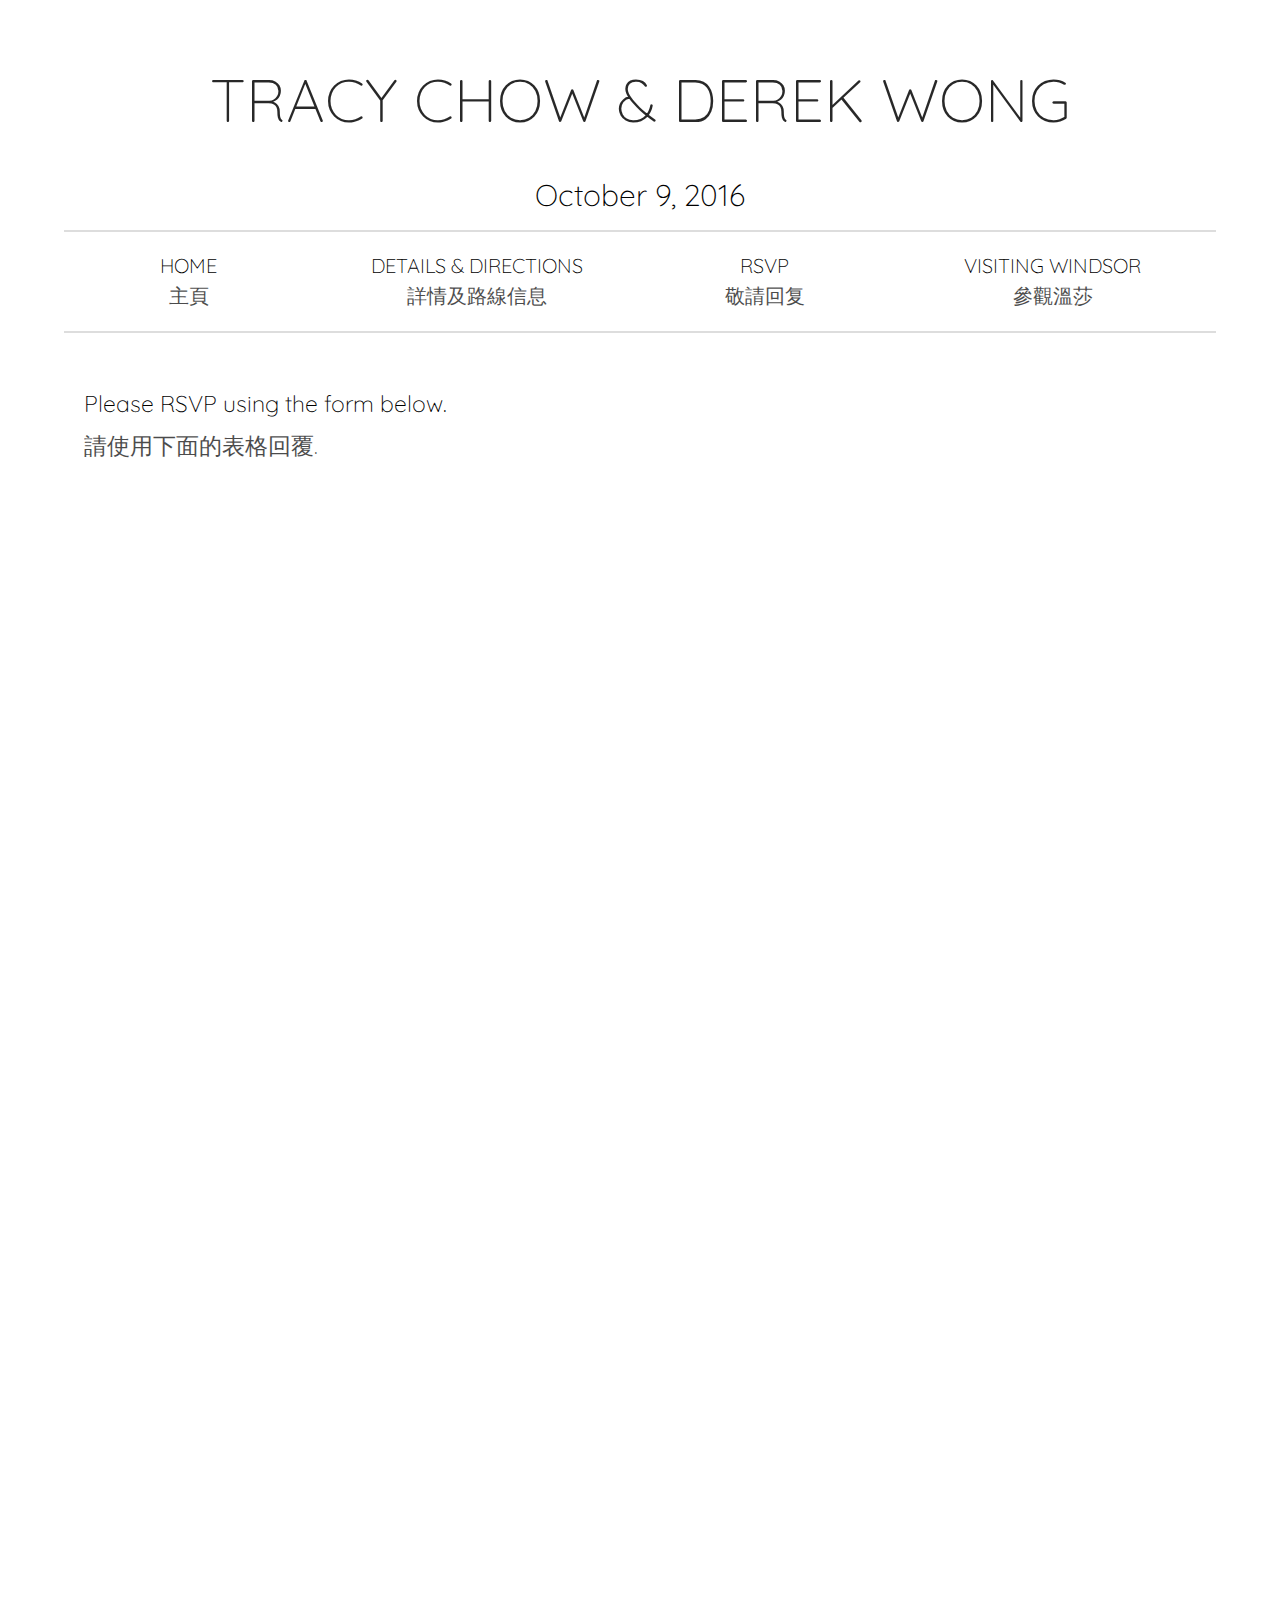
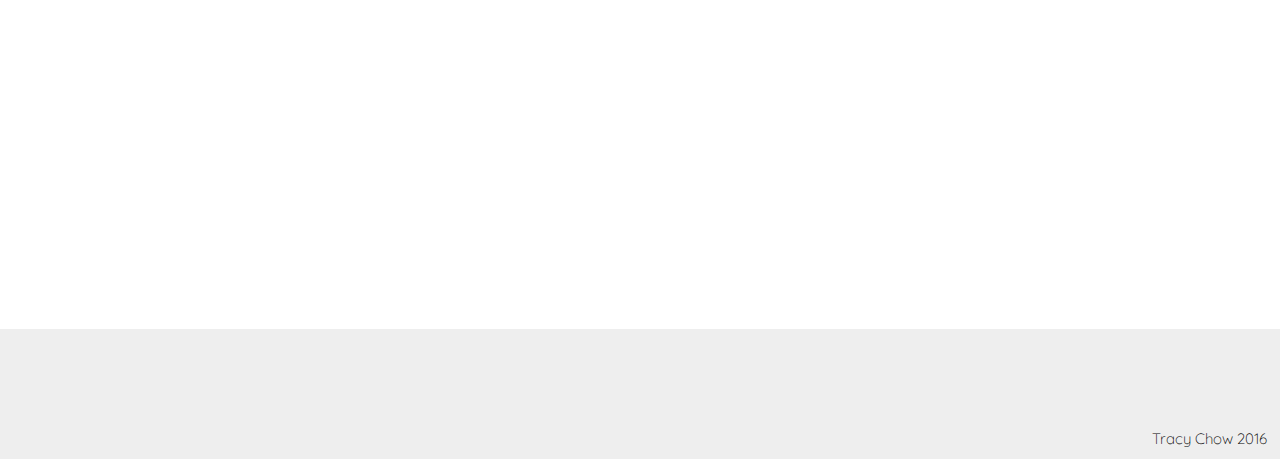
<file: tchow99.github.io-master/rsvpForm.html>
<!DOCTYPE html>
<html>
	<head>
    	<meta charset="utf-8">
    	<meta name="description" content="">

		<title>Tracy and Derek's Wedding</title>
		
		<link href='https://fonts.googleapis.com/css?family=Quicksand:400,300,700' rel='stylesheet' type='text/css'>

		<!-- external CSS files -->
		<link rel="stylesheet" href="css/reset.css">
		<link rel="stylesheet" href="css/rsvpForm.css">
	</head>
	<body>
		<header>
		
		</header>
		<br>

		<div class="banner">
			<a href="index.html">
			<h1>TRACY CHOW & DEREK WONG</h1></a>
		</div>

		<br>
		
		<div class="date">October 9, 2016</div>


	<nav class="mobile">
		  <button></button>
		  <div>
			<a href="index.html">HOME | <span class="chinese">主頁</span></a>
			<a href="weddingDetails.html">DETAILS & DIRECTIONS | <span class="chinese">詳情及路線信息</span></a>
			<a href="rsvpForm.html">RSVP | <span class="chinese">敬請回复</span></a>
			<a href="visitingWindsor.html">VISITING WINDSOR | <span class="chinese">參觀溫莎</span></a>
		  </div>
		</nav>


		<hr>

		<nav class="desktop">
		   <a href="index.html">HOME<br><span class="chinese">主頁</span></a>
		  <a href="weddingDetails.html">DETAILS & DIRECTIONS<br><span class="chinese">詳情及路線信息</span></a>
		  <a href="rsvpForm.html">RSVP<br><span class="chinese">敬請回复</span></a>
		  <a href="visitingWindsor.html">VISITING WINDSOR<br><span class="chinese">參觀溫莎</span></a>
		</nav>

		<hr class="bottomBorder">

		<br>
			<div class="weddingDetails">
			
				Please RSVP using the form below.
				<br>
				<span class="chinese">請使用下面的表格回覆.</span>
			</div>


			<div class="googleForm">
				<iframe src="https://docs.google.com/forms/d/1wuquklVBu46XBFVU00zNhxD09C1qn0DR-MjIVRSOVuM/viewform?embedded=true&usp=form_confirm" width="850" height="1400" frameborder="0" marginheight="0" marginwidth="0">Loading...</iframe>
			</div>

		<footer>
			<p>Tracy Chow 2016</p>
		</footer>


		<script src="js/jquery.js"></script>

		<script src="http://ajax.googleapis.com/ajax/libs/jquery/2.1.3/jquery.min.js"></script>
		
		<script src="js/app.js"></script>


	</body>
</html>
</file>
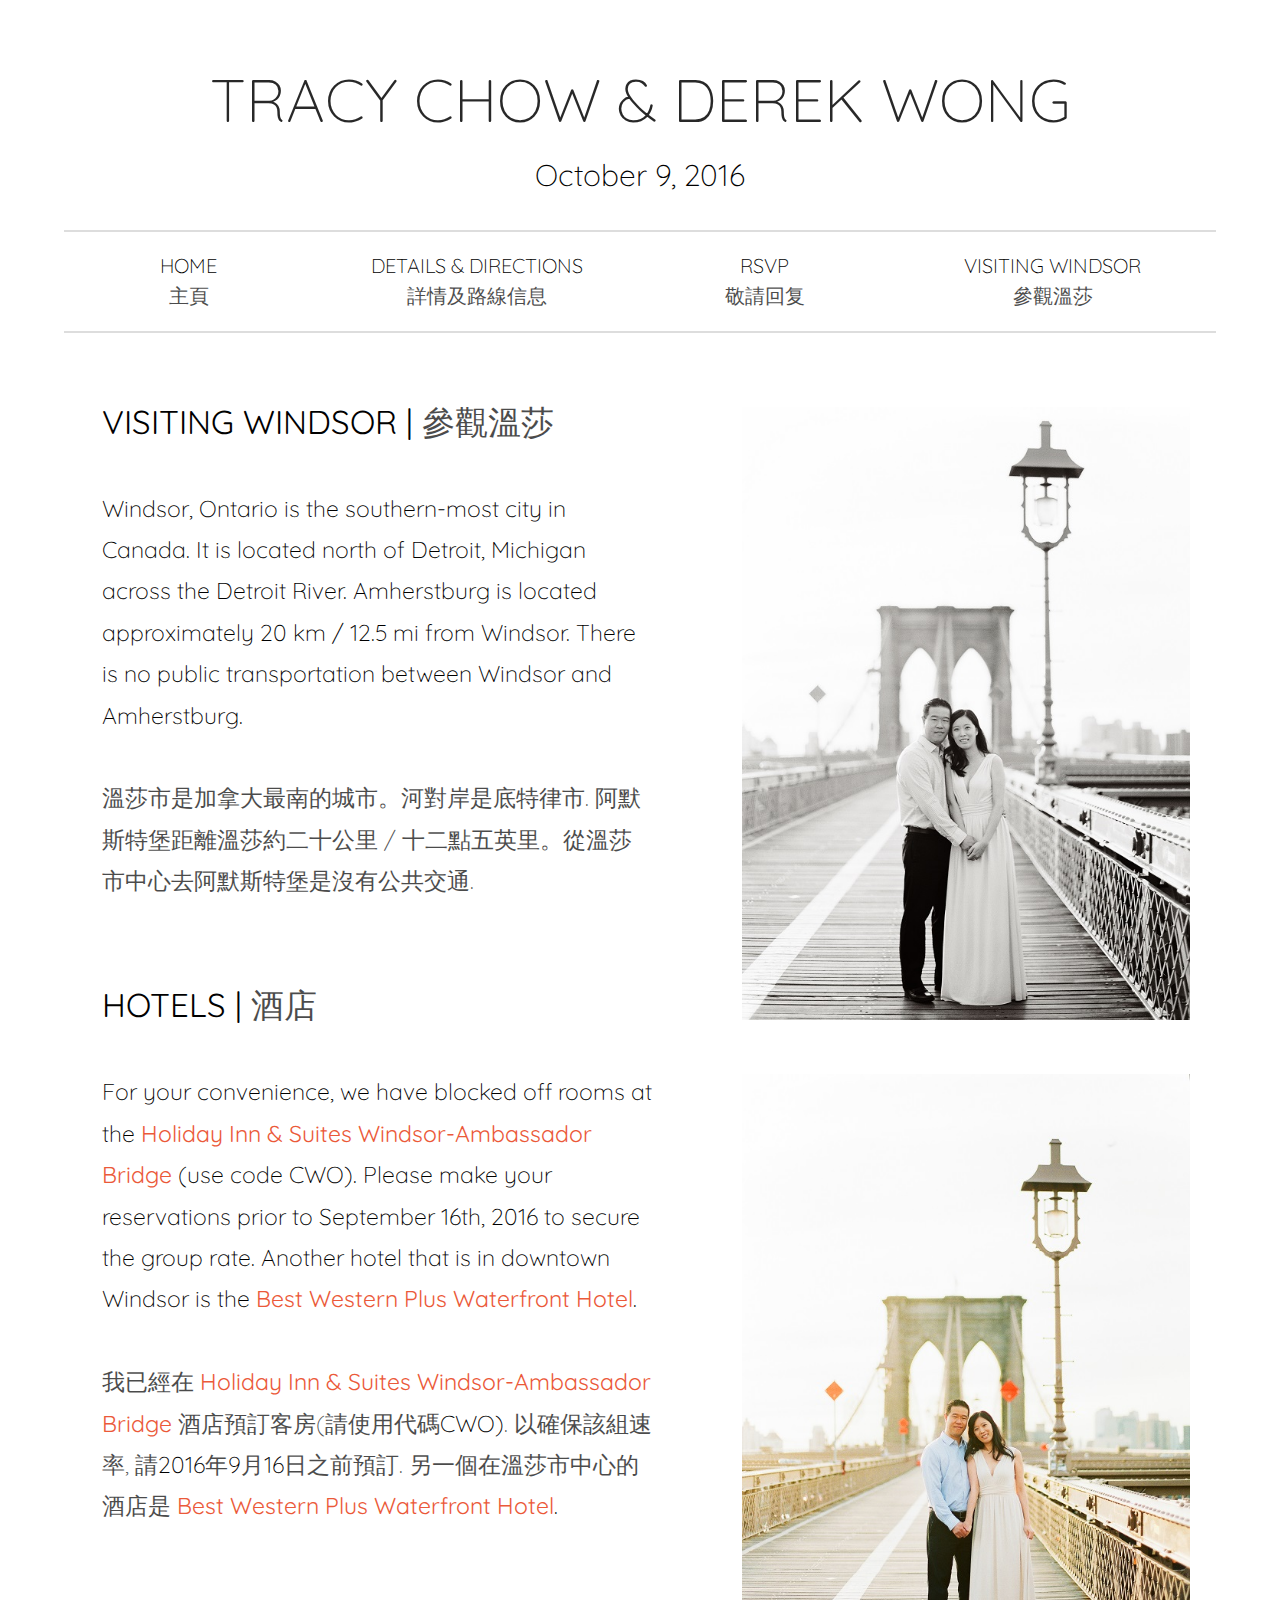
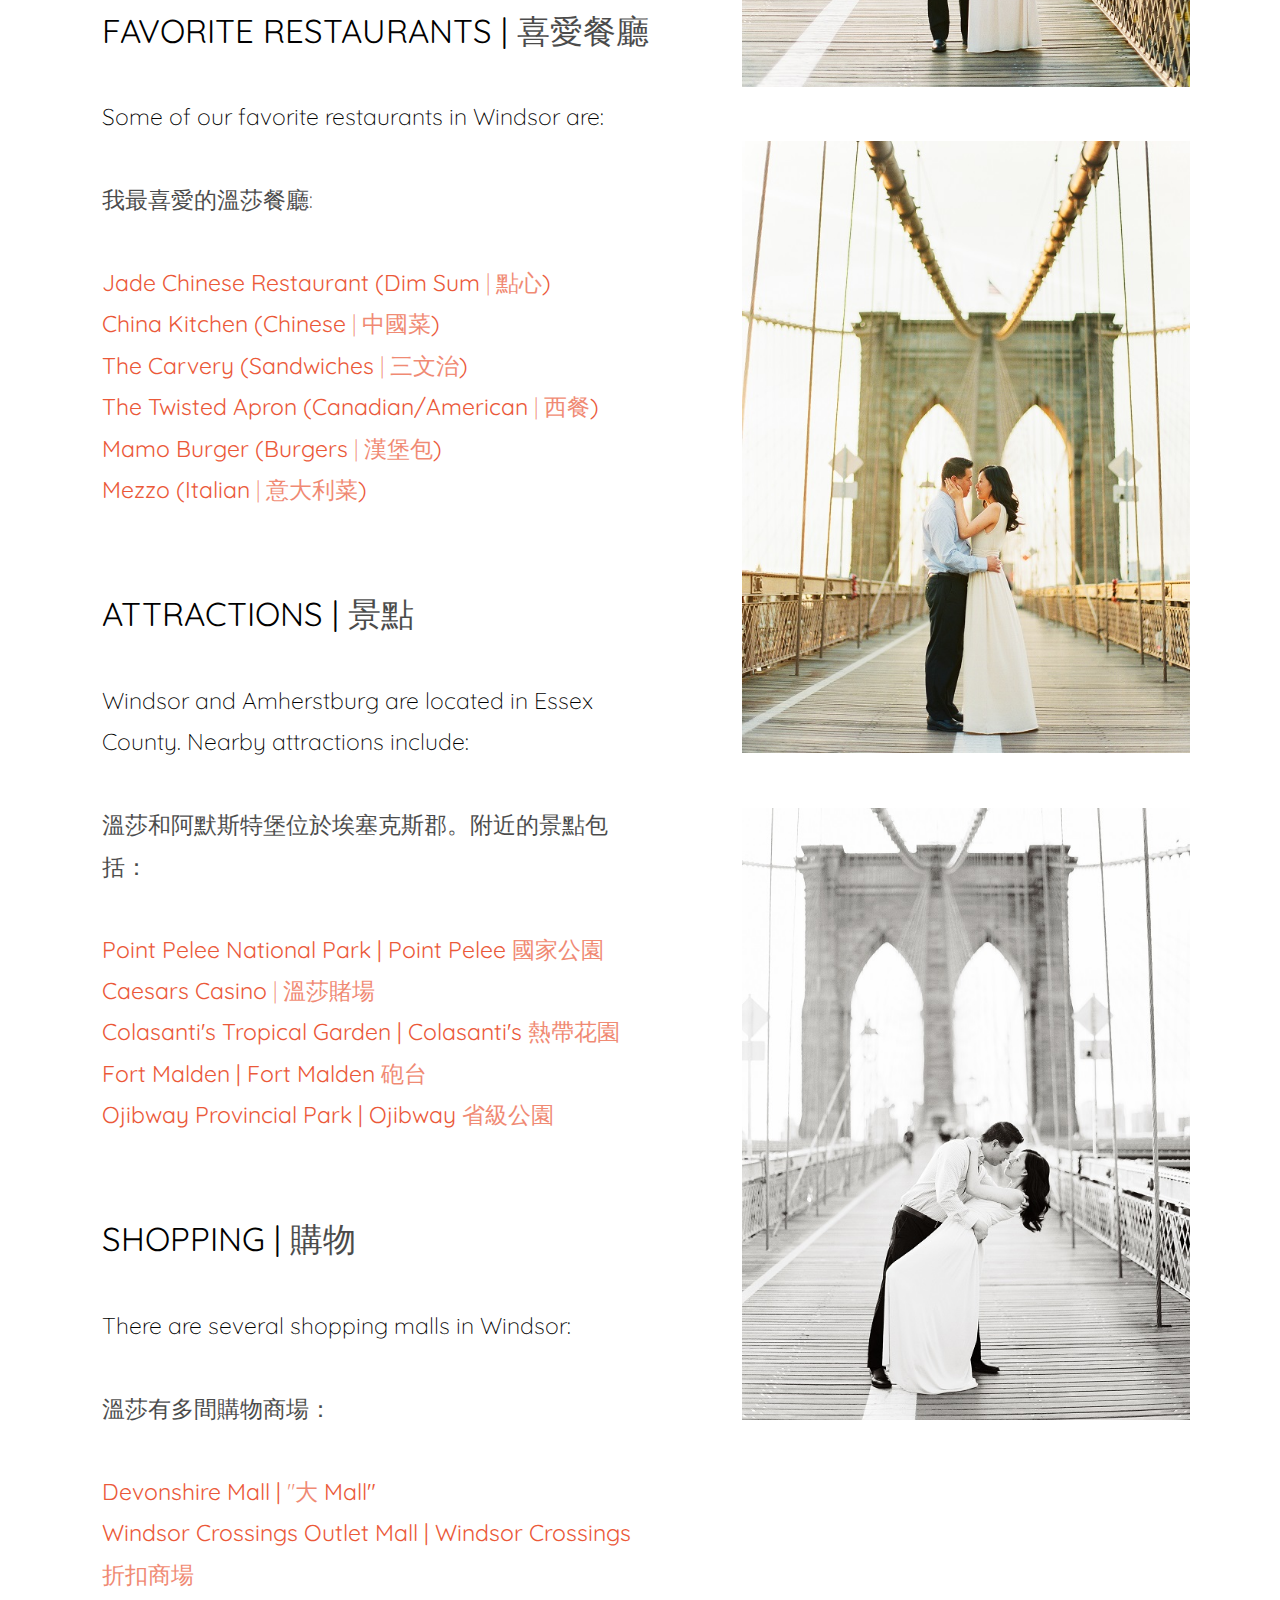
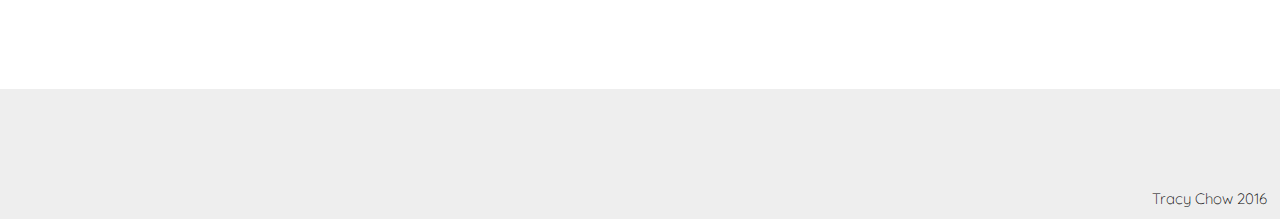
<file: tchow99.github.io-master/visitingWindsor.html>
<!DOCTYPE html>
<html>
	<head>
    	<meta charset="utf-8">
    	<meta name="description" content="">

		<title>Tracy and Derek's Wedding</title>
		
		<link href='https://fonts.googleapis.com/css?family=Quicksand:400,300,700' rel='stylesheet' type='text/css'>

		<!-- external CSS files -->
		<link rel="stylesheet" href="css/reset.css">
		<link rel="stylesheet" href="css/visitingWindsor.css">
	</head>
	<body>
		<header>
		
		</header>
		<br>

		<div class="banner">
			<a href="index.html">
			<h1>TRACY CHOW & DEREK WONG</h1></a>
		</div>

		
		
		<div class="date">October 9, 2016</div>

		<br>

		<nav class="mobile">
		  <button></button>
		  <div>
			<a href="index.html">HOME | <span class="chinese">主頁</span></a>
			<a href="weddingDetails.html">DETAILS & DIRECTIONS | <span class="chinese">詳情及路線信息</span></a>
			<a href="rsvpForm.html">RSVP | <span class="chinese">敬請回复</span></a>
			<a href="visitingWindsor.html">VISITING WINDSOR | <span class="chinese">參觀溫莎</span></a>
		  </div>
		</nav>

		<hr>

		<nav class="desktop">
		  <a href="index.html">HOME<br><span class="chinese">主頁</span></a>
		  <a href="weddingDetails.html">DETAILS & DIRECTIONS<br><span class="chinese">詳情及路線信息</span></a>
		  <a href="rsvpForm.html">RSVP<br><span class="chinese">敬請回复</span></a>
		  <a href="visitingWindsor.html">VISITING WINDSOR<br><span class="chinese">參觀溫莎</span></a>
		</nav>

		<hr class="bottomBorder">

		
		<div class="box">

			<div class="weddingDetails">
				<span class="subtitles">VISITING WINDSOR | <span class="chinese">參觀溫莎</span> </span>
				<br>
				<br>
				Windsor, Ontario is the southern-most city in Canada. It is located north of Detroit, Michigan across the Detroit River. Amherstburg is located approximately 20 km / 12.5 mi from Windsor. There is no public transportation between Windsor and Amherstburg.
				<br>
				<br>
				<span class="chinese">溫莎市是加拿大最南的城市。河對岸是底特律市. 阿默斯特堡距離溫莎約二十公里 / 十二點五英里。從溫莎市中心去阿默斯特堡是沒有公共交通.</span>
				<br>
				<br>
				<br>
				<span class="subtitles">HOTELS | <span class="chinese">酒店</span></span>
				<br>
				<br>
				For your convenience, we have blocked off rooms at the <a href="http://www.ihg.com/holidayinn/hotels/us/en/windsor/yqgca/hoteldetail?qAdlt=1&qBrs=6c.hi.ex.rs.ic.cp.in.sb.cw.cv.ul.vn.ki&qChld=0&qFRA=1&qGRM=0&qGrpCd=CWO&qPSt=0&qRRSrt=rt&qRef=df&qRms=1&qRpn=1&qRpp=20&qSHp=1&qSmP=3&qSrt=sBR&qWch=0&srb_u=1&icdv=99801505&icdv=99801505"><span class="link">Holiday Inn & Suites Windsor-Ambassador Bridge</span></a> (use code CWO). Please make your reservations prior to September 16th, 2016 to secure the group rate.
				<!-- <br> -->
				<!-- <br> -->
				Another hotel that is in downtown Windsor is the <a href="http://book.bestwestern.com/bestwestern/CA/ON/Windsor-hotels/BEST-WESTERN-Plus-Waterfront-Hotel/Hotel-Overview.do?propertyCode=66117"><span class="link">Best Western Plus Waterfront Hotel</span>.</a>
				<br>
				<br>
				<span class="chinese">我已經在</span>
				<a href="http://www.ihg.com/holidayinn/hotels/us/en/windsor/yqgca/hoteldetail?qAdlt=1&qBrs=6c.hi.ex.rs.ic.cp.in.sb.cw.cv.ul.vn.ki&qChld=0&qFRA=1&qGRM=0&qGrpCd=CWO&qPSt=0&qRRSrt=rt&qRef=df&qRms=1&qRpn=1&qRpp=20&qSHp=1&qSmP=3&qSrt=sBR&qWch=0&srb_u=1&icdv=99801505&icdv=99801505"><span class="link"> Holiday Inn & Suites Windsor-Ambassador Bridge</span></a>
				<span class="chinese">酒店預訂客房(請使用代碼</span>CWO)<span class="chinese">. 以確保該組速率, 請</span>2016<span class="chinese">年</span>9<span class="chinese">月</span>16<span class="chinese">日之前預訂.</span>
				<!-- <br> -->
				<!-- <br> -->
				<span class="chinese">另一個在溫莎市中心的酒店是 </span><a href="http://book.bestwestern.com/bestwestern/CA/ON/Windsor-hotels/BEST-WESTERN-Plus-Waterfront-Hotel/Hotel-Overview.do?propertyCode=66117"><span class="link">Best Western Plus Waterfront Hotel</span></a>.
				<br>
				<br>
				<br>
				<span class="subtitles">FAVORITE RESTAURANTS | <span class="chinese">喜愛餐廳</span></span>
				<br> 
				<br>
				Some of our favorite restaurants in Windsor are: 
				<br>
				<br>
				<span class="chinese">我最喜愛的溫莎餐廳:</span>
				<br>
				<br>
				<a href="http://jadechinesecuisine.com"><span class="link">Jade Chinese Restaurant (Dim Sum <span class="chinese">| 點心</span>)</span></a>
				<br>
				<a href="http://chinatownwiki.com/wiki/index.php?title=China_Kitchen_Eatery"><span class="link">China Kitchen (Chinese <span class="chinese">| 中國菜</span>)</span></a>
				<br>
				<a href="https://www.facebook.com/carverywindsor/"><span class="link">The Carvery (Sandwiches <span class="chinese">| 三文治</span>)</span></a>
				<br>
				<a href="http://www.thetwistedapron.com/"><span class="link">The Twisted Apron (Canadian/American <span class="chinese">| 西餐</span>)</span></a>
				<br>
				<a href="http://mamoburgerbar.com"><span class="link">Mamo Burger (Burgers <span class="chinese">| 漢堡包</span>)</span></a>
				<br> <a href="http://www.mezzo.ca"><span class="link">Mezzo (Italian <span class="chinese">| 意大利菜</span>)</span></a>
				<br>
				<br>
				<br>
				<span class="subtitles">ATTRACTIONS | <span class="chinese">景點</span></span>
				<br>
				<br>
				Windsor and Amherstburg are located in Essex County. Nearby attractions include: 
				<br>
				<br>
				<span class="chinese">溫莎和阿默斯特堡位於埃塞克斯郡。附近的景點包括：</span>
				<br>
				<br>
				<a href="http://www.pc.gc.ca/eng/pn-np/on/pelee/index.aspx"><span class="link"> Point Pelee National Park | Point Pelee <span class="chinese">國家公園</span></span></a>
				<br>
				<a href="https://www.caesars.com/caesars-windsor"><span class="link">Caesars Casino<span class="chinese"> | 溫莎賭場</span></span></a>
				<br>
				<a href="http://www.colasanti.com/"><span class="link">Colasanti's Tropical Garden | Colasanti's<span class="chinese"> 熱帶花園</span></span></a>
				<br>
				<a href="http://www.pc.gc.ca/eng/lhn-nhs/on/malden/index.aspx"><span class="link">Fort Malden | Fort Malden<span class="chinese"> 砲台</span></span></a>
				<br>
				<a href="https://www.ontarioparks.com/park/ojibway"><span class="link">Ojibway Provincial Park | Ojibway <span class="chinese"> 省級公園</span></span></a>
				<br>
				<br>
				<br>
				<span class="subtitles">SHOPPING | <span class="chinese">購物</span></span>
				<br>
				<br>
				There are several shopping malls in Windsor:  
				<br>
				<br>
				<span class="chinese">溫莎有多間購物商場：</span>
				<br>
				<br>
				<a href="http://devonshiremall.com"><span class="link"> Devonshire Mall | <span class="chinese">"大 </span>Mall"</span></a>
				<br>
				<a href="http://windsorcrossing.com/"><span class="link">Windsor Crossings Outlet Mall | Windsor Crossings<span class="chinese"> 折扣商場</span></span></a>
			</div>

			
			<div class="photoBox">
				<img class="bridgeDip" src="images/039TracyDerek[1].jpg" width="35%" style="margin-top:5%; margin-left:4%;">

				<img class="bridgeDip" src="images/061TracyDerek[1].jpg" width="35%" style="margin-top:4%; margin-left:4%;">

				<img class="bridgeDip" src="images/060TracyDerek[1].jpg" width="35%" style="margin-top:4%; margin-left:4%;">

				<img class="bridgeDip" src="images/081TracyDerek[1].jpg" width="35%" style="margin-top:4%; margin-left:4%;">
			</div>


		</div>



		<footer style=>
			<p>Tracy Chow 2016</p>
		</footer>


		<script src="js/jquery.js"></script>

		<script src="http://ajax.googleapis.com/ajax/libs/jquery/2.1.3/jquery.min.js"></script>
		
		<script src="js/app.js"></script>


	</body>
</html>
</file>
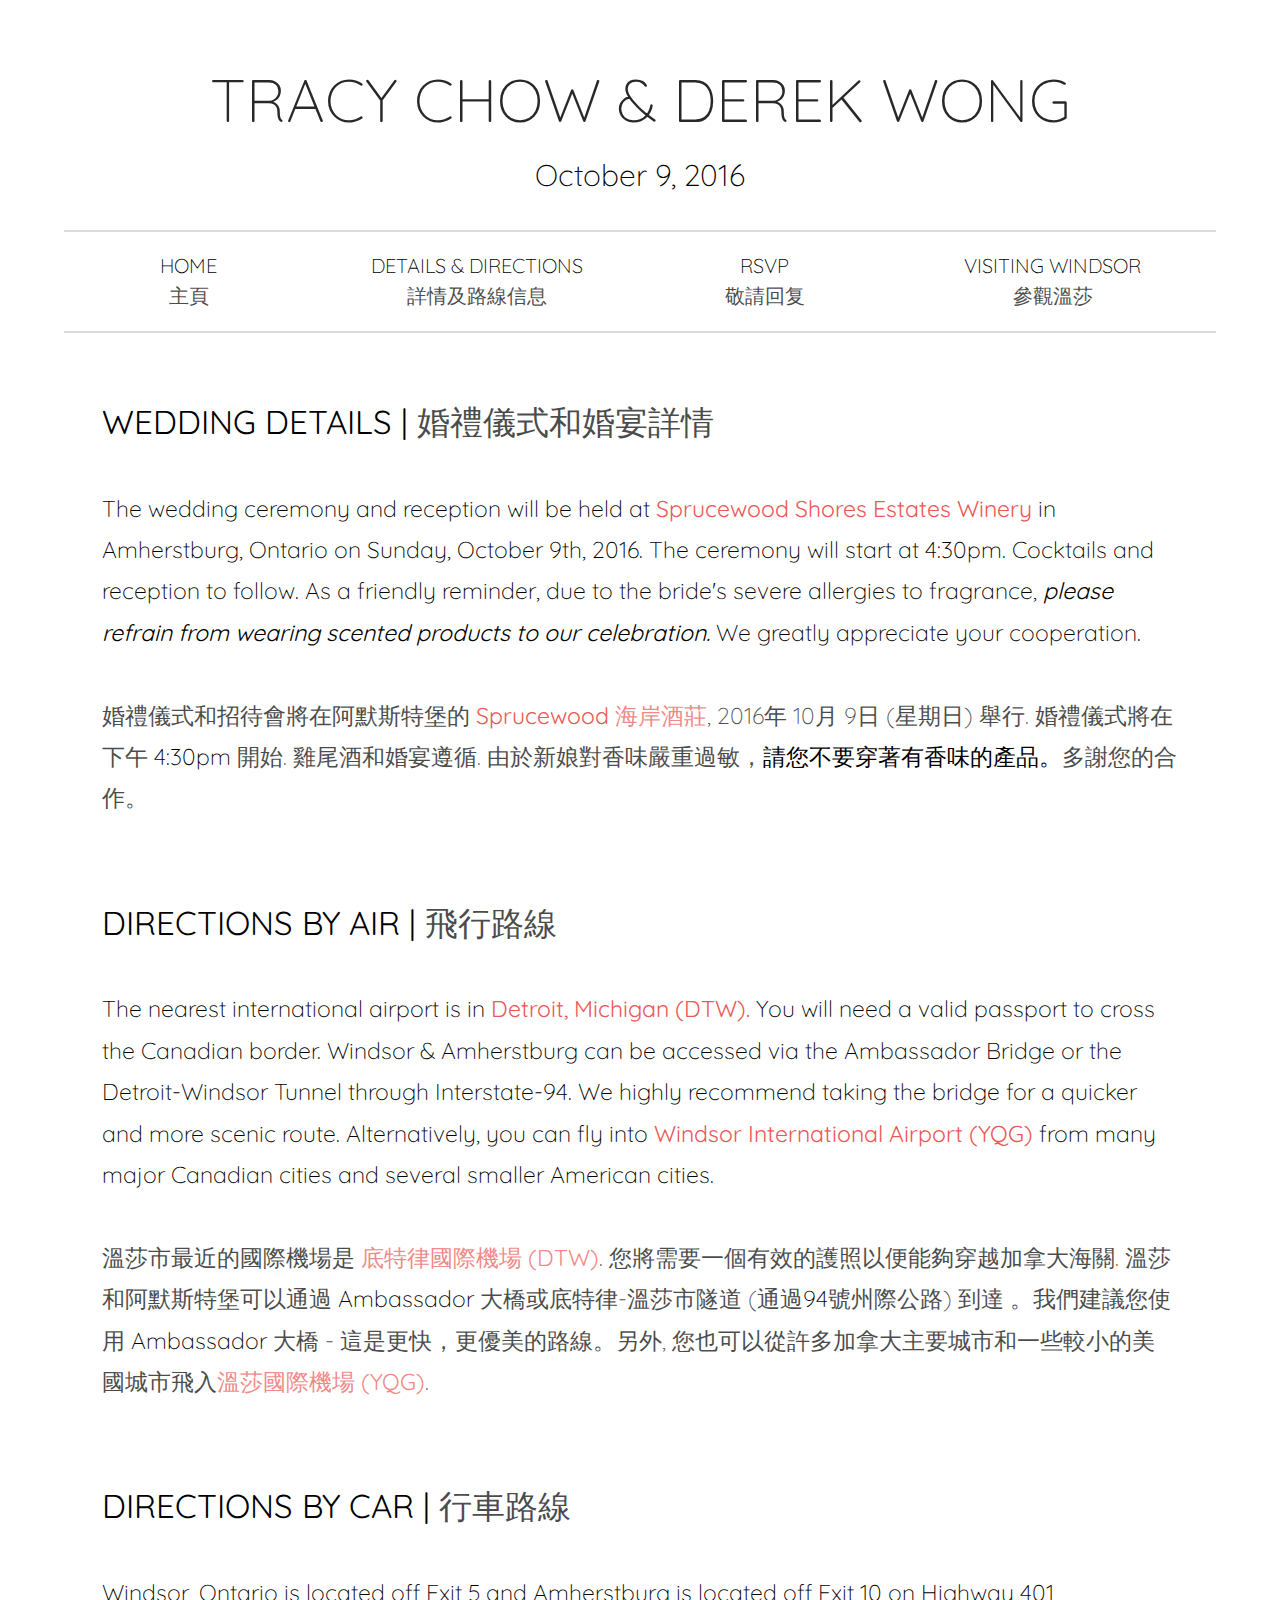
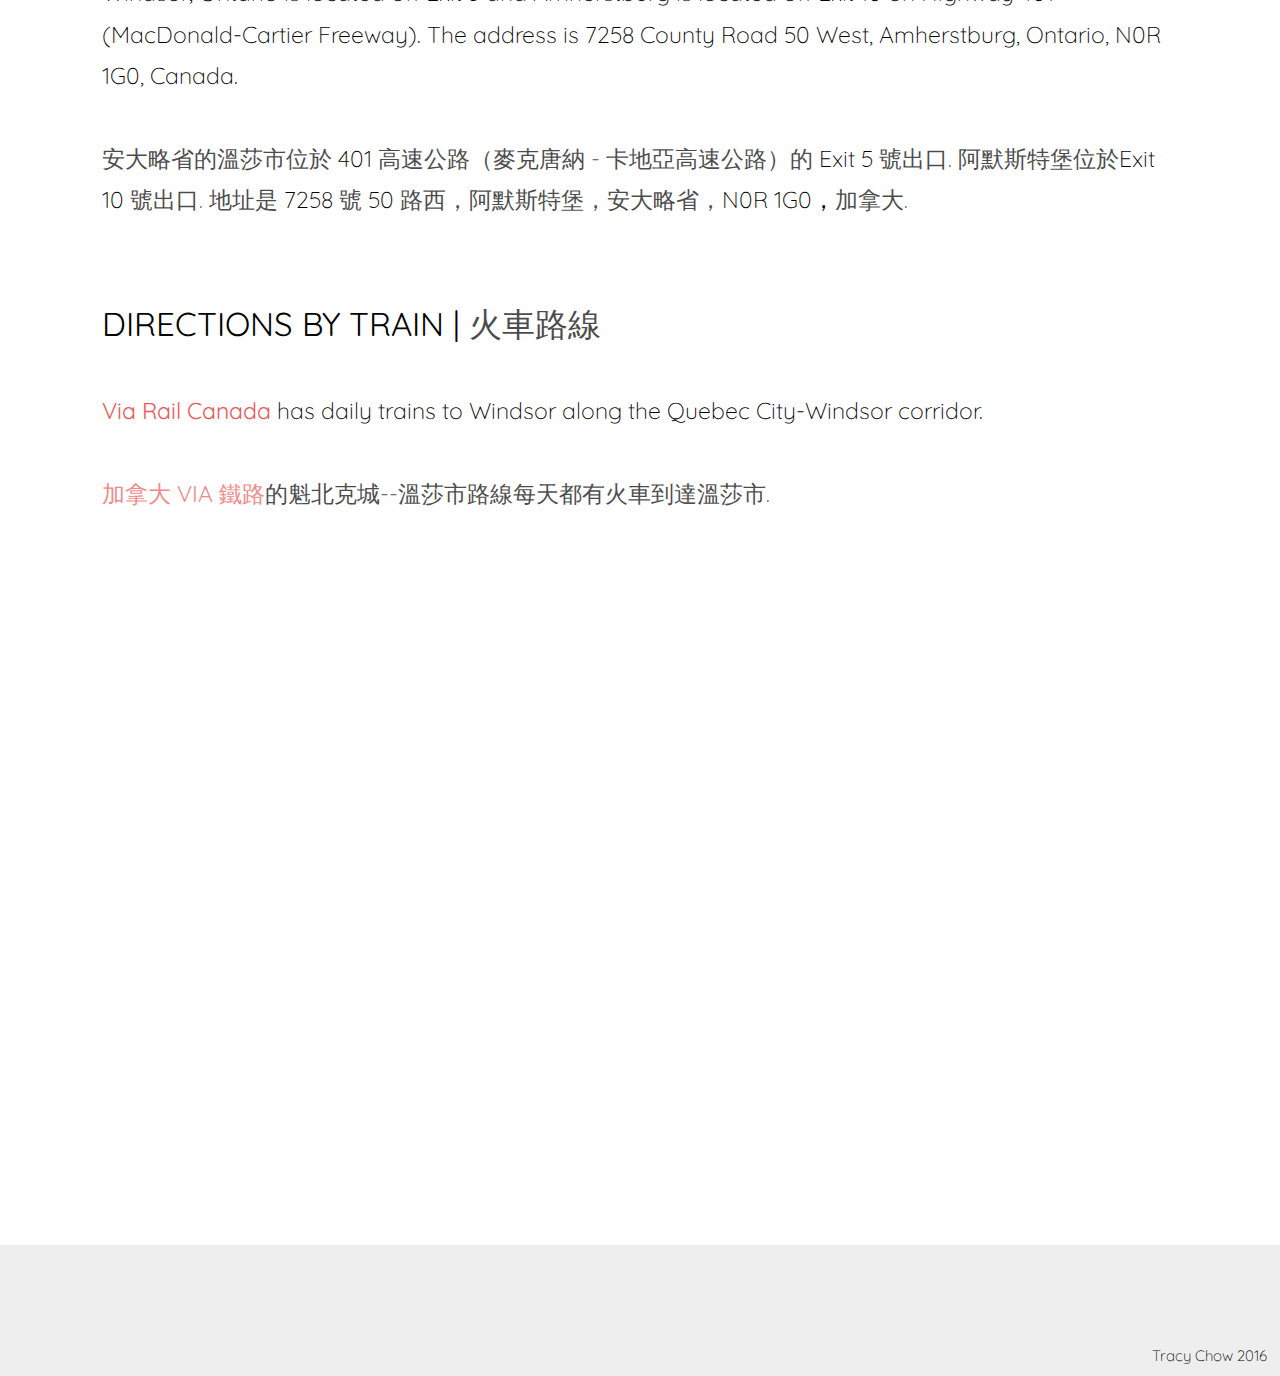
<file: tchow99.github.io-master/weddingDetails.html>
<!DOCTYPE html>
<html>
	<head>
    	<meta charset="utf-8">
    	<meta name="description" content="">

		<title>Tracy and Derek's Wedding</title>
		
		<link href='https://fonts.googleapis.com/css?family=Quicksand:400,300,700' rel='stylesheet' type='text/css'>

		<!-- external CSS files -->
		<link rel="stylesheet" href="css/reset.css">
		<link rel="stylesheet" href="css/weddingDetails.css">
	</head>
	<body>
		<header>
		
		</header>
		<br>
		<div class="banner">
			<a href="index.html"><h1>TRACY CHOW & DEREK WONG</h1></a>
		</div>

		
		<div class="date">October 9, 2016</div>
		<br>
		<nav class="mobile">
		  <button></button>
		  <div>
			  <a href="index.html">HOME | <span class="chinese">主頁</span></a>
			  <a href="weddingDetails.html">DETAILS & DIRECTIONS | <span class="chinese">詳情及路線信息</span></a>
			  <a href="rsvpForm.html">RSVP | <span class="chinese">敬請回复</span></a>
			  <a href="visitingWindsor.html">VISITING WINDSOR | <span class="chinese">參觀溫莎</span></a>
		  </div>
		</nav>

		<hr>
		

		<nav class="desktop">
	  		<a href="index.html">HOME<br><span class="chinese">主頁</span></a>
		  <a href="weddingDetails.html">DETAILS & DIRECTIONS<br><span class="chinese">詳情及路線信息</span></a>
		  <a href="rsvpForm.html">RSVP<br><span class="chinese">敬請回复</span></a>
		  <a href="visitingWindsor.html">VISITING WINDSOR<br><span class="chinese">參觀溫莎</span></a>
		</nav>

		<hr class="bottomBorder">

		
		<div class="box">

			<div class="weddingDetails">

				<span class="subtitles">WEDDING DETAILS | <span class="chinese">婚禮儀式和婚宴詳情</span></span>
				<br>
				<br>
				The wedding ceremony and reception will be held at <a href="https://www.sprucewoodshores.com/"><span class="link">Sprucewood Shores Estates Winery</span></a> in Amherstburg, Ontario on Sunday, October 9th, 2016. The ceremony will start at 4:30pm. Cocktails and reception to follow. As a friendly reminder, due to the bride's severe allergies to fragrance, <span class="emphasis">please refrain from wearing scented products to our celebration.</span> We greatly appreciate your cooperation. 
				<br>
				<br>
				<span class="chinese">婚禮儀式和招待會將在阿默斯特堡的</span><a href="https://www.sprucewoodshores.com/"><span class="link"> Sprucewood <span class="chinese">海岸酒莊</span></span></a><span class="chinese">, 2016年 10月 9日 (星期日) 舉行. 婚禮儀式將在下午</span> 4:30pm <span class="chinese">開始. 雞尾酒和婚宴遵循. 由於新娘對香味嚴重過敏，</span>請您不要穿著有香味的產品。<span class="chinese">多謝您的合作。</span>
				<br>
				<br>
				<br>
				<span class="subtitles">DIRECTIONS BY AIR | <span class="chinese">飛行路線</span></span>
				<br>
				<br>
				The nearest international airport is in <a href="http://www.metroairport.com/"><span class="link">Detroit, Michigan (DTW).</span></a> You will need a valid passport to cross the Canadian border. Windsor & Amherstburg can be accessed via the Ambassador Bridge or the Detroit-Windsor Tunnel through Interstate-94. We highly recommend taking the bridge for a quicker and more scenic route. Alternatively, you can fly into <a href="http://www.yqg.ca/"><span class="link">Windsor International Airport (YQG)</span></a> from many major Canadian cities and several smaller American cities.
				<br>
				<br>
				<span class="chinese">溫莎市最近的國際機場是
				<a href="http://www.metroairport.com/"><span class="link">底特律國際機場 (DTW)</span></a>. </span><span class="chinese">您將需要一個有效的護照以便能夠穿越加拿大海關. 溫莎和阿默斯特堡可以通過 </span> Ambassador <span class="chinese">大橋或底特律-溫莎市隧道 (通過</span>94<span class="chinese">號州際公路) 到達 。我們建議您使用</span> Ambassador <span class="chinese">大橋 - 這是更快，更優美的路線。另外, 您也可以從許多加拿大主要城市和一些較小的美國城市飛入<a href="http://www.yqg.ca/"><span class="link">溫莎國際機場 (YQG)</span></a>.</span>
				<br>
				<br>
				<br>
				<span class="subtitles">DIRECTIONS BY CAR | <span class="chinese">行車路線</span></span>
				<br>
				<br>
				Windsor, Ontario is located off Exit 5 and Amherstburg is located off Exit 10 on Highway 401 (MacDonald-Cartier Freeway). The address is 7258 County Road 50 West, Amherstburg, Ontario, N0R 1G0, Canada.
				<br>
				<br>
				<span class="chinese">安大略省的溫莎市位於 </span>401 <span class="chinese">高速公路（麥克唐納 - 卡地亞高速公路）的 </span> Exit 5 <span class="chinese">號出口. 阿默斯特堡位於</span>Exit 10 <span class="chinese">號出口. 地址是 </span> 7258 <span class=chinese>號 </span>50 <span class="chinese">路西，阿默斯特堡，安大略省，</span>N0R 1G0，<span class="chinese">加拿大.</span>
				<br>
				<br>
				<br>
				<span class="subtitles">DIRECTIONS BY TRAIN | <span class="chinese">火車路線</span></span>
				<br>
				<br>
				<a href="http://www.viarail.ca/en"><span class="link">Via Rail Canada</span> </a> has daily trains to Windsor along the Quebec City-Windsor corridor.
				<br>
				<br>
				<span class="chinese"><a href="http://www.viarail.ca/en"><span class="link">加拿大 VIA 鐵路</span></a>的魁北克城--溫莎市路線每天都有火車到達溫莎市.</span>
			</div>

			
		</div>

			<div class="googleMap">
				<center><iframe src="https://www.google.com/maps/embed?pb=!1m18!1m12!1m3!1d756819.2965656536!2d-83.08151597045091!3d42.18610997319755!2m3!1f0!2f0!3f0!3m2!1i1024!2i768!4f13.1!3m3!1m2!1s0x883b2207dee977cb%3A0xe0a2c26a0fee1a74!2s7258+County+50+Rd+W%2C+Amherstburg%2C+ON+N0R+1G0%2C+Canada!5e0!3m2!1sen!2sus!4v1467518969900" width="800" height="600" frameborder="0" style="border:0" allowfullscreen></iframe></center>
			</div>


		<footer>
			<p>Tracy Chow 2016</p>
		</footer>


		<script src="js/jquery.js"></script>

		<script src="http://ajax.googleapis.com/ajax/libs/jquery/2.1.3/jquery.min.js"></script>
		
		<script src="js/app.js"></script>


	</body>
</html>
</file>
<file: tchow99.github.io-master/css/rsvpForm.css>
/*
Wedding Landing Page
font-family: 'Quicksand', sans-serif;
*/


/******************************************
/* SETUP
/*******************************************/

/* Box Model Hack */
* {
  -moz-box-sizing: border-box; /* Firexfox */
  -webkit-box-sizing: border-box; /* Safari/Chrome/iOS/Android */
  box-sizing: border-box; /* IE */
}

/* Clear fix hack */
.clearfix:after {
  content: ".";
  display: block;
  clear: both;
  visibility: hidden;
  line-height: 0;
  height: 0;
}

.clear {
  clear: both;
}

.alignright {
  float: right;
  padding: 0 0 10px 10px; /* note the padding around a right floated image */
}

.alignleft {
  float: left;
  padding: 0 10px 10px 0; /* note the padding around a left floated image */
}

/******************************************
/* BASE STYLES
/*******************************************/

body{
  font-family: 'Quicksand', sans-serif;
  font-weight: 300;
  font-size: 20px;
}

h1{
  font-size: 60px;
  font-weight: 300;
  opacity: 0.84
}

h1:hover{
  font-weight: 300;
  color: black;
  font-size: 60.5px;
}

footer{
  font-size: 15px; 
  text-align: center;
}
/******************************************
/* LAYOUT
/*******************************************/

.chinese{
  font-weight: 300;
  opacity: 0.7;
}

.desktop{
  line-height: 150%;
  display: block;
}

.banner{
  width: 100%;
  height: 20%;
  margin-top: 50px;
  text-align: center;
  font-weight: 300; 
}

.date{
  width: 100%;
  height: 15%;
  margin-top: 30px;
  text-align: center;
  font-weight: 300;
  font-size: 30px;
}

hr{
  margin-top: 20px;
  width: 90%;
}

a { 
  color: inherit; 
  text-decoration: none;
} 


/*.box .clearfix{
  width: 100%;
  margin-left: 0;
  margin-right: 0;
  margin-bottom: 20px;
  float: right;
  margin-top: 20px;

}*/

.weddingDetails{
  width: 90%;
  height: 60%;
  padding-left: 20px;
  padding-right: 20px;
  margin-left: 5%;
  margin-right: 5%;
  margin-top: 20px;
  margin-bottom: 20px;
  font-size: 23px;
  line-height: 180%;
  /*float: left;*/
}

.googleForm{
  margin-top: 30px;
  margin-left: 20px;
  margin-right: 20px;
  text-align: center;
}


footer{
  width: 100%;
  height: 80%;
  padding-top: 8%;
  padding-right: 1%;
  padding-left: 5%;
  padding-bottom: 1%;
  margin-bottom: 0;
  margin-top: 30px;
  font-size: 15px;
  background: #EEEEEE;
  text-align: right;

}

hr{
  border: 0.5px solid #ddd;
}

/******************************************
/* ADDITIONAL STYLES
/*******************************************/

.mobile {
  display: none;
  position: relative;
  width: 100%;
  top: 0;
  margin-top: 3.5%;
}

.mobile div {
  display: none;
}

.mobile button {
  position: absolute;
  top: 15px;
  right: 5.5%;
  border: 0;
  text-indent: 200%;
  overflow: hidden;
  background: rgba(255,255,255,0.8) url("http://i.imgur.com/vKRaKDX.png") center no-repeat;
  border: 1px solid #ddd;
  border-radius: 3px;
  background-size: 80%;
  width: 50px;
  height: 50px;
  outline: none;
  -webkit-transition: all 400ms ease;
  transition: all 400ms ease;
}

.mobile button.expanded {
  -webkit-transform: rotate(90deg);
          transform: rotate(90deg);
  background-color: transparent;
  border: 0;
}

.mobile a {
  display: block;
}

.mobile a {
  background: #EEEEEE;
  text-align: center;
  padding: 20px 0;
  border-bottom: 1px solid #ddd;
  text-decoration: none;
  color: #222;
  font-weight: 300;
  font-size: 30px;
}

.mobile a:hover{
  border-top: 1px solid #ddd;
}

a:hover,
a:active,
a:focus {
  background: white;
  font-weight: 500;
  color: black;
}

.desktop {
  display: block;
  overflow: hidden;
  width: 90%;
  margin-left: 3.5%;
  margin-top: 1.5%;
}

.desktop a {
  width: 25%;
  float: left;
  /*border-right: 1px solid #ddd;*/
  box-sizing: border-box;
  text-decoration: none;
  text-align: center;
}

.desktop a:hover {
  transition: all .2s ease-in-out;
  transform: scale(1.1);
  }

.desktop a:last-child {
  border-right: none;
}

@media (max-width: 1025px) {
  .mobile {
    display: block;
  }

  .bottomBorder{
    display: none;
  }

  .desktop {
    display: none;
    visibility: hidden;
  }

  .weddingDetails{
    font-size: 20px;
    line-height: 150%;
    float: left;
  }

   h1{
      font-size: 50px;
      font-weight: 400;
      /*opacity: 0.8;*/
    }

    .subtitles{
      font-size: 30px;
      font-weight: 400;
    }
}
</file>
<file: tchow99.github.io-master/css/visitingWindsor.css>
/*
Wedding Landing Page
font-family: 'Quicksand', sans-serif;
*/


/******************************************
/* SETUP
/*******************************************/

/* Box Model Hack */
* {
  -moz-box-sizing: border-box; /* Firexfox */
  -webkit-box-sizing: border-box; /* Safari/Chrome/iOS/Android */
  box-sizing: border-box; /* IE */
}

/* Clear fix hack */
.clearfix:after {
  content: ".";
  display: block;
  clear: both;
  visibility: hidden;
  line-height: 0;
  height: 0;
}

.clear {
  clear: both;
}

.alignright {
  float: right;
  padding: 0 0 10px 10px; /* note the padding around a right floated image */
}

.alignleft {
  float: left;
  padding: 0 10px 10px 0; /* note the padding around a left floated image */
}

/******************************************
/* BASE STYLES
/*******************************************/

body{
  font-family: 'Quicksand', sans-serif;
  font-weight: 300;
  font-size: 20px;
}

h1{
  font-size: 60px;
  font-weight: 300;
  opacity: 0.84
}

h1:hover{
  font-weight: 300;
  color: black;
  font-size: 60.5px;
}

footer{
  font-size: 15px; 
  text-align: center;
}
/******************************************
/* LAYOUT
/*******************************************/

.chinese{
  font-weight: 300;
  opacity: 0.7;
}

.desktop{
  line-height: 150%;
  display: block;
}

.banner{
  width: 100%;
  height: 20%;
  margin-top: 50px;
  text-align: center;
  font-weight: 300; 
}

.date{
  width: 100%;
  height: 15%;
  margin-top: 30px;
  text-align: center;
  font-weight: 300;
  font-size: 30px;
}

hr{
  margin-top: 20px;
  width: 90%;
}

a{ 
  color: inherit; 
  text-decoration: none;
} 
/*
a:hover{
  color: gray;
}
*/
.box .clearfix{
  width: 100%;
  margin-left: 0;
  margin-right: 0;
  margin-bottom: 20px;
  float: right;
  margin-top: 20px;
}

.weddingDetails{
  width: 43%;
  height: 95%;
  margin-left: 8%;
  margin-right: 3%;
  margin-top: 4.5%;
  margin-bottom: 5%;
  font-size: 23px;
  line-height: 180%;
  float: left;
}

.subtitles{
  font-size: 33px;
  font-weight: 400;
}


.link{
  font-weight: 400;
  color: rgb(235,89,57);
  font-style: bold;
}


.photoBox .clearfix{
  max-width: 30%
  margin-top: 2%;
  margin-left: 3%;
  margin-right: 5%;
}


footer{
  width: 100%;
  height: 5%;
  padding-top: 8%;
  padding-right: 1%;
  padding-left: 5%;
  padding-bottom: 1%;
  margin-bottom: 0;
  margin-top: 30px;
  font-size: 15px;
  background: #EEEEEE;
  text-align: right;
  display: inline-block;
  position: relative;

}

hr{
  border: 0.5px solid #ddd;
}

p .smallSpace{
  line-height: 800%;
}

.link a:hover{
  transition: all .2s ease-in-out;
  transform: scale(1.2);
  font-weight: 400; 
}
/******************************************
/* ADDITIONAL STYLES
/*******************************************/

.mobile {
  display: none;
  position: relative;
  width: 100%;
  top: 0;
  margin-top: 3.5%;
}

.mobile div {
  display: none;
}

.mobile button {
  position: absolute;
  top: 15px;
  right: 5.5%;
  border: 0;
  text-indent: 200%;
  overflow: hidden;
  background: rgba(255,255,255,0.8) url("http://i.imgur.com/vKRaKDX.png") center no-repeat;
  border: 1px solid #ddd;
  border-radius: 3px;
  background-size: 80%;
  width: 50px;
  height: 50px;
  outline: none;
  -webkit-transition: all 400ms ease;
  transition: all 400ms ease;
}

.mobile button.expanded {
  -webkit-transform: rotate(90deg);
          transform: rotate(90deg);
  background-color: transparent;
  border: 0;
}

.mobile a {
  display: block;
}

.mobile a {
  background: #EEEEEE;
  text-align: center;
  padding: 20px 0;
  border-bottom: 1px solid #ddd;
  text-decoration: none;
  color: #222;
  font-weight: 300;
  font-size: 30px;
}

.mobile a:hover{
  border-top: 1px solid #ddd;
}
.mobile a:hover{
  border-top: 1px solid #ddd;
}

.mobile a:hover,
.mobile a:active,
.mobile a:focus {
  background: white;
  font-weight: 500;
  color: black;
}

.desktop {
  display: block;
  overflow: hidden;
  width: 90%;
  margin-left: 3.5%;
  margin-top: 1.5%;
}

.desktop a {
  width: 25%;
  float: left;
  /*border-right: 1px solid #ddd;*/
  box-sizing: border-box;
  text-decoration: none;
  text-align: center;
}

.desktop a:hover {
  transition: all .2s ease-in-out;
  transform: scale(1.1);
  font-weight: 400; 
  }

.desktop a:last-child {
  border-right: none;
}

@media (max-width: 1025px) {
  .mobile {
    display: block;
  }

  .bottomBorder{
    display: none;
  }
  .desktop {
    display: none;
    visibility: hidden;
  }

  .weddingDetails{
    width: 80%;
    /*height: 60px;*/
    margin-left: 8%;
    margin-right: 8%;
    margin-top: 4.5%;
    margin-bottom: 5%;
    font-size: 20px;
    line-height: 150%;
    float: left;
  }

  .photoBox {
    max-width: 20%
    margin-top: 2%;
    margin-left: 8%;
    margin-right: 8%;
  }

  .bridgeDip{
    margin-left: 20%;
    width: 43.8%;
  }

   h1{
      font-size: 50px;
      font-weight: 400;
      /*opacity: 0.8;*/
    }

    .subtitles{
      font-size: 30px;
      font-weight: 400;
    }

}
</file>
<file: tchow99.github.io-master/css/weddingDetails.css>
/*
Wedding Landing Page
font-family: 'Quicksand', sans-serif;
*/


/******************************************
/* SETUP
/*******************************************/

/* Box Model Hack */
* {
  -moz-box-sizing: border-box; /* Firexfox */
  -webkit-box-sizing: border-box; /* Safari/Chrome/iOS/Android */
  box-sizing: border-box; /* IE */
}

/* Clear fix hack */
.clearfix:after {
  content: ".";
  display: block;
  clear: both;
  visibility: hidden;
  line-height: 0;
  height: 0;
}

.clear {
  clear: both;
}

.alignright {
  float: right;
  padding: 0 0 10px 10px; /* note the padding around a right floated image */
}

.alignleft {
  float: left;
  padding: 0 10px 10px 0; /* note the padding around a left floated image */
}

/******************************************
/* BASE STYLES
/*******************************************/

body{
  font-family: 'Quicksand', sans-serif;
  font-weight: 300;
  font-size: 20px;
}

h1{
  font-size: 60px;
  font-weight: 300;
  opacity: 0.84
}

h1:hover{
  font-weight: 300;
  color: black;
  font-size: 60.5px;
}

footer{
  font-size: 15px; 
  text-align: center;
}

/******************************************
/* LAYOUT
/*******************************************/

.chinese{
  font-weight: 300;
  opacity: 0.7;
}

.desktop{
  line-height: 150%;
  display: block;
}

.banner{
  width: 100%;
  height: 20%;
  margin-top: 50px;
  text-align: center;
  font-weight: 300; 
}

.date{
  width: 100%;
  height: 15%;
  margin-top: 30px;
  text-align: center;
  font-weight: 300;
  font-size: 30px;
}

hr{
  margin-top: 20px;
  width: 90%;
}

a{ 
  color: inherit;
  text-decoration: none;
} 

a:hover { 
  color: gray;
} 

.bridgeDip{
  width: 70%;
  margin-right: 10%;
  margin-left: 10%;
}

.box .clearfix{
  width: 100%;
  margin-left: 0;
  margin-right: 0;
  margin-bottom: 20px;
  float: right;
  margin-top: 20px;
  /*display: inline-block;*/

}

.weddingDetails{
  width: 84%;
  height: 95%;
  margin-left: 8%;
  margin-right: 8%;
  margin-top: 4.5%;
  margin-bottom: 5%;
  font-size: 23px;
  line-height: 180%;
  float: left;
}

.subtitles{
  font-size: 33px;
  font-weight: 400;
  color: black;
}

.link{
  font-weight: 400;
  color: rgb(235,89, 87);
  font-style: bold;
}

.mapBox{
  float: center;
  margin-bottom: 5%;
}

.googleMap{
  width: 75%
  margin-bottom: 5%;
  padding-left: 9.5%;
  padding-right: 12.5%;
  margin: auto 0;

}

footer{
  width: 100%;
  height: 5%;
  padding-top: 8%;
  padding-right: 1%;
  padding-left: 5%;
  padding-bottom: 1%;
  margin-bottom: 0;
  margin-top: 5%;
  font-size: 15px;
  background: #EEEEEE;
  text-align: right;
  display: inline-block;

}


hr{
  border: 0.5px solid #ddd;
}

/******************************************
/* ADDITIONAL STYLES
/*******************************************/

.emphasis{
  font-style: italic;
  font-weight: 400;
  font-style: bold;
}


.mobile {
  display: none;
  position: relative;
  width: 100%;
  top: 0;
  margin-top: 3.5%;
}

.mobile div {
  display: none;
}

.mobile button {
  position: absolute;
  top: 15px;
  right: 5.5%;
  border: 0;
  text-indent: 200%;
  overflow: hidden;
  background: rgba(255,255,255,0.8) url("http://i.imgur.com/vKRaKDX.png") center no-repeat;
  border: 1px solid #ddd;
  border-radius: 3px;
  background-size: 80%;
  width: 50px;
  height: 50px;
  outline: none;
  -webkit-transition: all 400ms ease;
  transition: all 400ms ease;
}

.mobile button.expanded {
  -webkit-transform: rotate(90deg);
          transform: rotate(90deg);
  background-color: transparent;
  border: 0;
}

.mobile a {
  display: block;
}

.mobile a {
  background: #EEEEEE;
  text-align: center;
  padding: 20px 0;
  border-bottom: 1px solid #ddd;
  text-decoration: none;
  color: #222;
  font-weight: 300;
  font-size: 30px;
}

.mobile a:hover{
  border-top: 1px solid #ddd;
}

a:hover,
a:active,
a:focus {
  background: white;
  font-weight: 500;
  color: black;
}

.desktop {
  display: block;
  overflow: hidden;
  width: 90%;
  margin-left: 3.5%;
  margin-top: 1.5%;
}

.desktop a {
  width: 25%;
  float: left;
  /*border-right: 1px solid #ddd;*/
  box-sizing: border-box;
  text-decoration: none;
  text-align: center;
}

.desktop a:hover {
  transition: all .2s ease-in-out;
  transform: scale(1.1);
  }

.desktop a:last-child {
  border-right: none;
}

@media (max-width: 1025px) {
  .mobile {
    display: block;
  }

  .bottomBorder{
    display: none;
  }
  .desktop {
    display: none;
    visibility: hidden;
  }


  .weddingDetails{
    font-size: 20px;
    line-height: 150%;
    float: left;
  }

   h1{
      font-size: 50px;
      font-weight: 400;
      /*opacity: 0.8;*/
    }

    .subtitles{
      font-size: 30px;
      font-weight: 400;
    }

}
</file>
